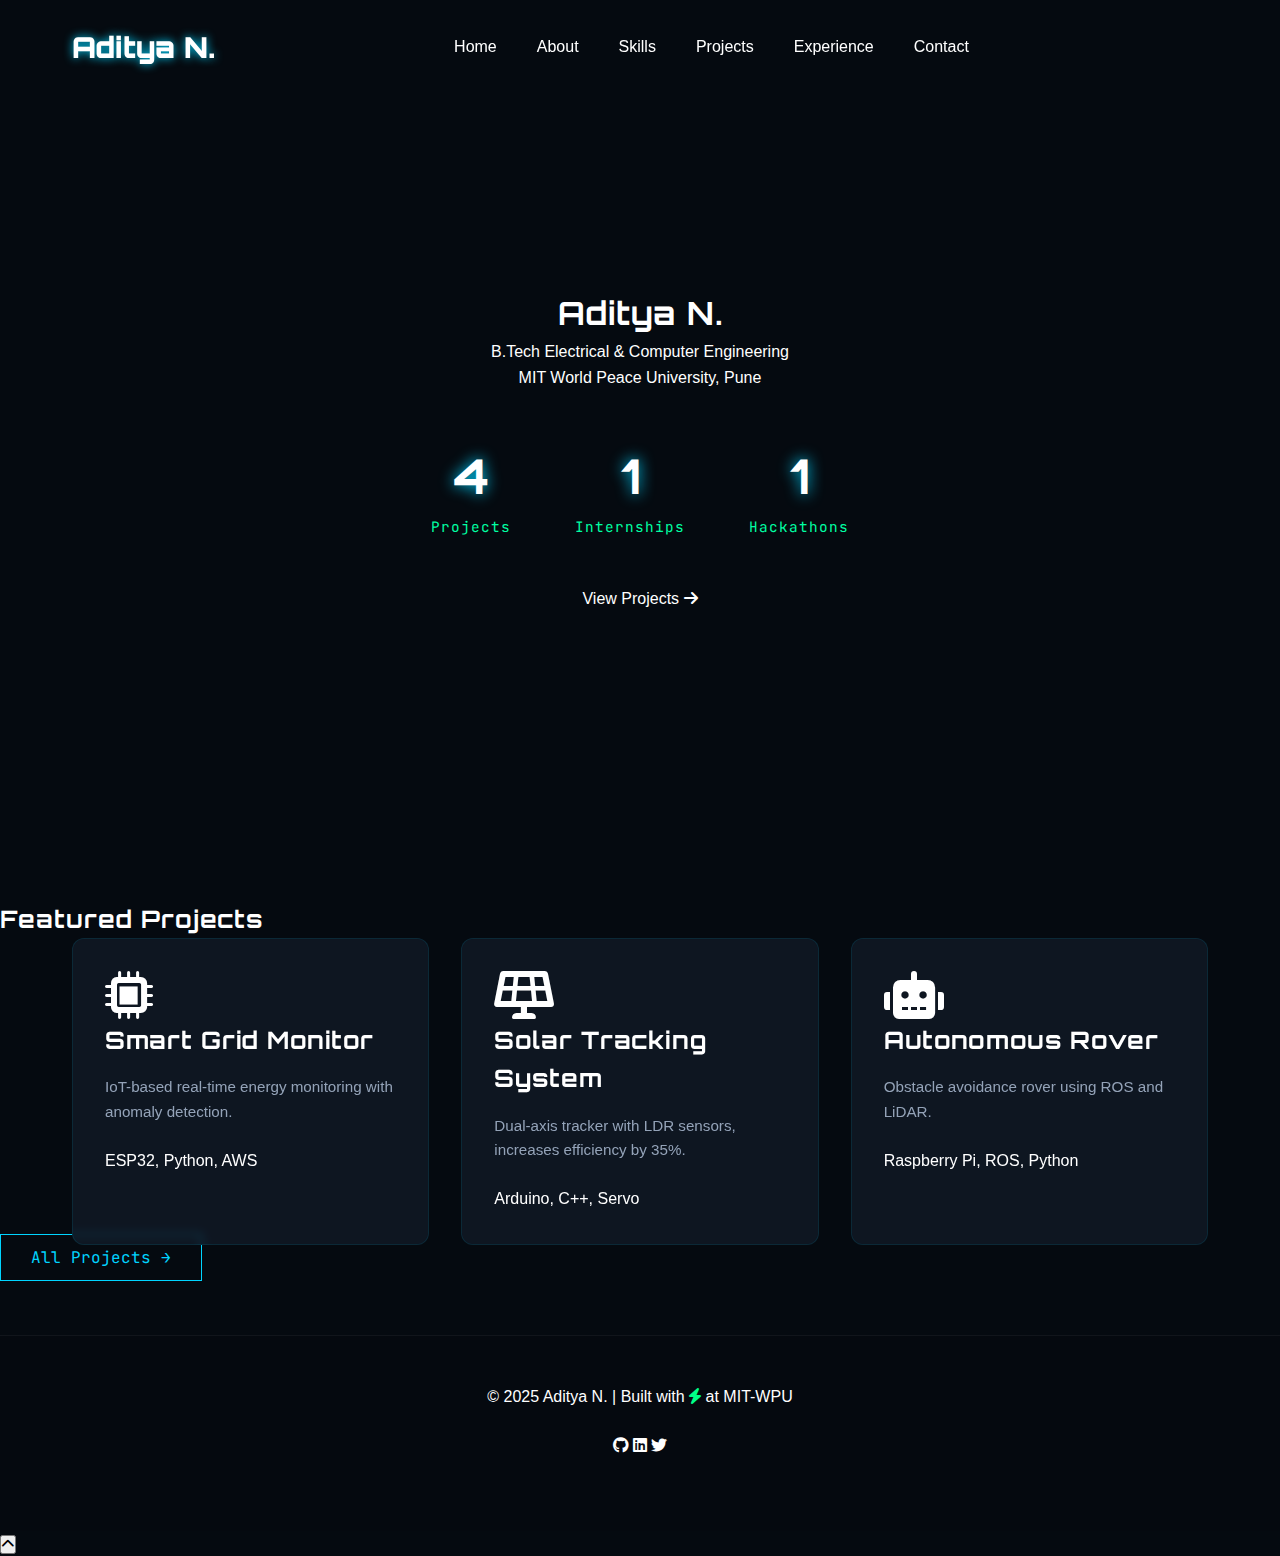
<file: index.html>
<!DOCTYPE html>
<html lang="en">
<head>
    <meta charset="UTF-8">
    <meta name="viewport" content="width=device-width, initial-scale=1.0">
    <title>Aditya N. - Electrical & Computer Eng.</title>
    <!-- Fonts & Icons -->
    <link href="https://fonts.googleapis.com/css2?family=Orbitron:wght@400;700;900&family=JetBrains+Mono:wght@300;400;700&display=swap" rel="stylesheet">
    <link rel="stylesheet" href="https://cdnjs.cloudflare.com/ajax/libs/font-awesome/6.0.0-beta3/css/all.min.css">
    <link rel="stylesheet" href="css/style.css">
</head>
<body>
    <!-- Sticky Navigation -->
    <nav class="navbar">
        <div class="nav-container">
            <div class="logo">Aditya N.</div>
            <ul class="nav-menu" id="nav-menu">
                <li><a href="index.html" class="active">Home</a></li>
                <li><a href="about.html">About</a></li>
                <li><a href="skills.html">Skills</a></li>
                <li><a href="projects.html">Projects</a></li>
                <li><a href="experience.html">Experience</a></li>
                <li><a href="contact.html">Contact</a></li>
            </ul>
            <div class="hamburger" id="hamburger">
                <span class="bar"></span>
                <span class="bar"></span>
                <span class="bar"></span>
            </div>
        </div>
    </nav>

    <!-- Hero Section -->
    <section class="hero">
        <div class="circuit-bg"></div>
        <div class="hero-content">
            <h1 class="glitch" data-text="Aditya N.">Aditya N.</h1>
            <p class="subtitle">B.Tech Electrical & Computer Engineering</p>
            <p class="college">MIT World Peace University, Pune</p>
            <div class="hero-stats">
                <div class="stat-item">
                    <span class="stat-number" id="stat-projects">0</span>
                    <span class="stat-label">Projects</span>
                </div>
                <div class="stat-item">
                    <span class="stat-number" id="stat-internships">0</span>
                    <span class="stat-label">Internships</span>
                </div>
                <div class="stat-item">
                    <span class="stat-number" id="stat-hackathons">0</span>
                    <span class="stat-label">Hackathons</span>
                </div>
            </div>
            <a href="projects.html" class="btn-primary">View Projects <i class="fas fa-arrow-right"></i></a>
        </div>
    </section>

    <!-- Featured Projects Preview -->
    <section class="featured">
        <h2>Featured Projects</h2>
        <div class="project-grid">
            <div class="project-card">
                <i class="fas fa-microchip fa-3x"></i>
                <h3>Smart Grid Monitor</h3>
                <p>IoT-based real-time energy monitoring with anomaly detection.</p>
                <span class="tech">ESP32, Python, AWS</span>
            </div>
            <div class="project-card">
                <i class="fas fa-solar-panel fa-3x"></i>
                <h3>Solar Tracking System</h3>
                <p>Dual-axis tracker with LDR sensors, increases efficiency by 35%.</p>
                <span class="tech">Arduino, C++, Servo</span>
            </div>
            <div class="project-card">
                <i class="fas fa-robot fa-3x"></i>
                <h3>Autonomous Rover</h3>
                <p>Obstacle avoidance rover using ROS and LiDAR.</p>
                <span class="tech">Raspberry Pi, ROS, Python</span>
            </div>
        </div>
        <a href="projects.html" class="btn-secondary">All Projects →</a>
    </section>

    <!-- Footer -->
    <footer>
        <p>© 2025 Aditya N. | Built with <i class="fas fa-bolt" style="color: #00ff88;"></i> at MIT-WPU</p>
        <div class="social-links">
            <a href="#"><i class="fab fa-github"></i></a>
            <a href="#"><i class="fab fa-linkedin"></i></a>
            <a href="#"><i class="fab fa-twitter"></i></a>
        </div>
    </footer>

    <!-- Back to Top -->
    <button id="back-to-top" title="Go to top"><i class="fas fa-chevron-up"></i></button>

    <script src="js/script.js"></script>
</body>
</html>
</file>
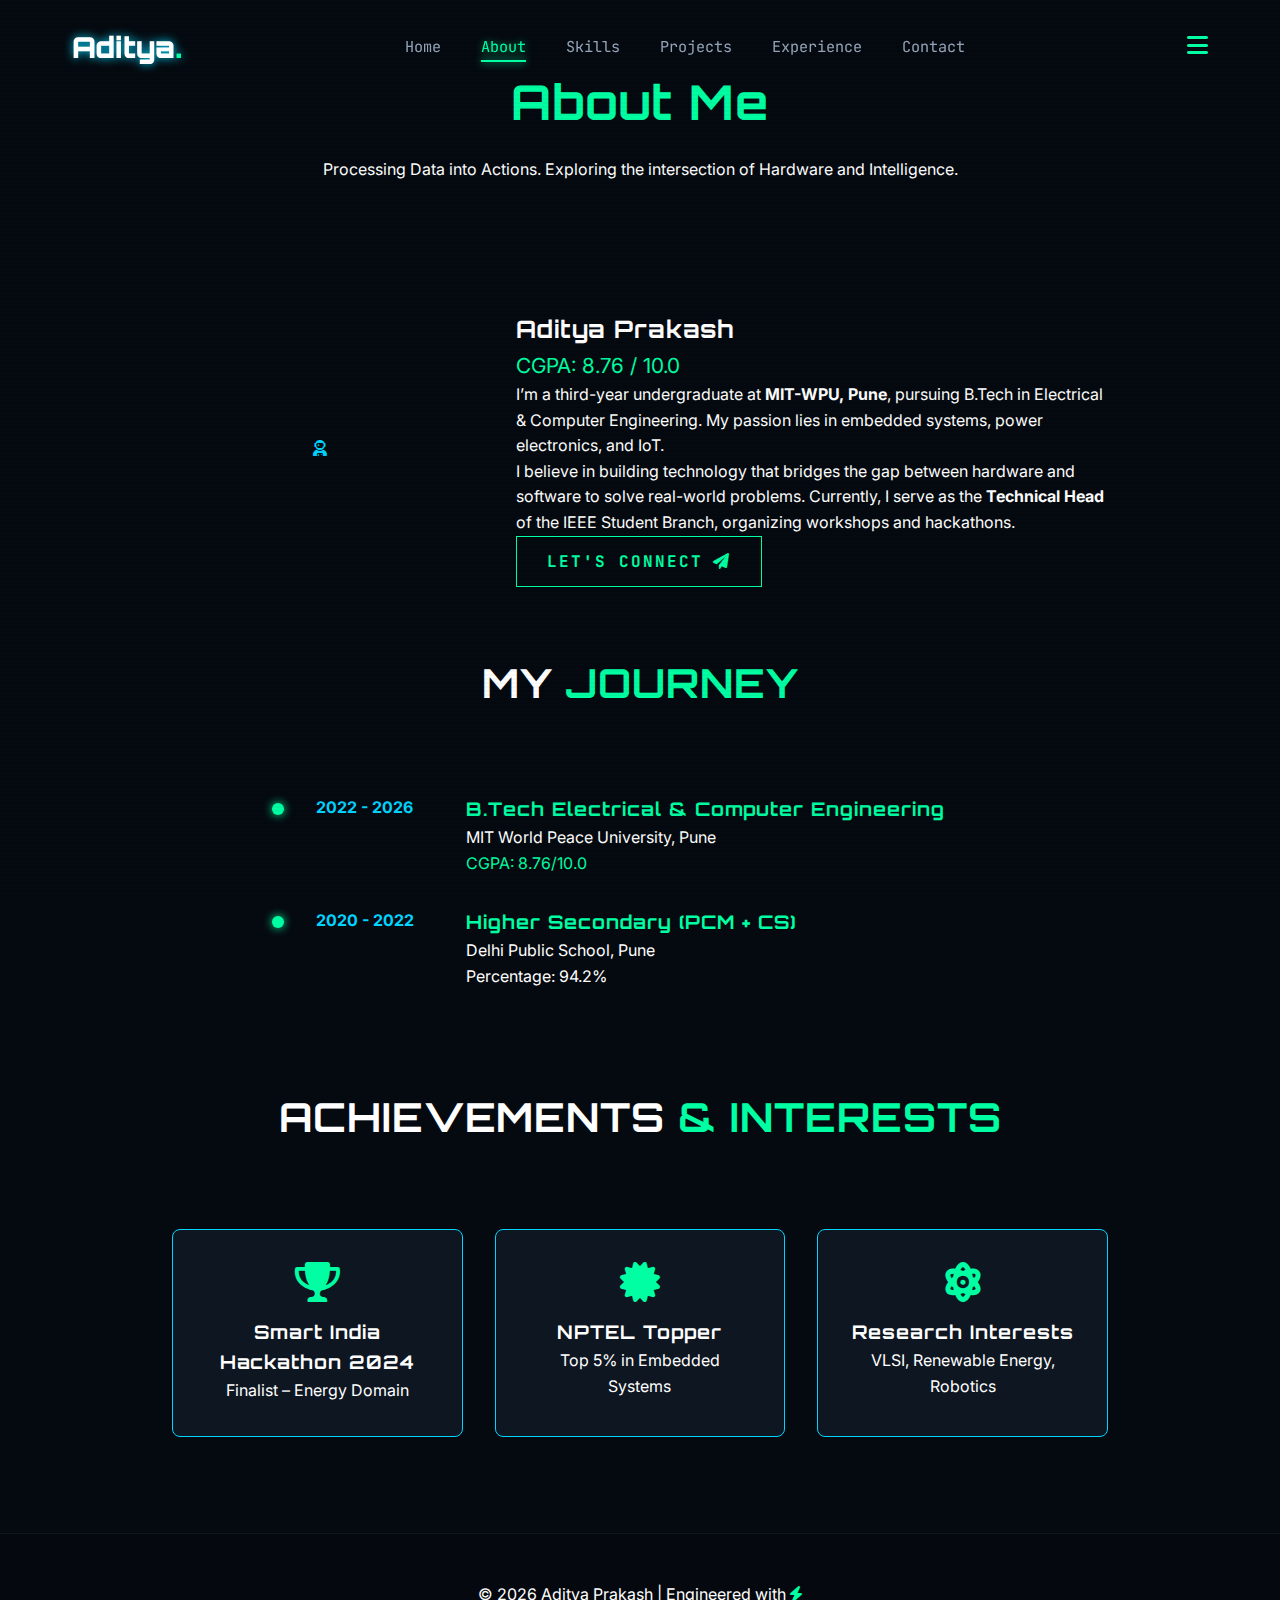
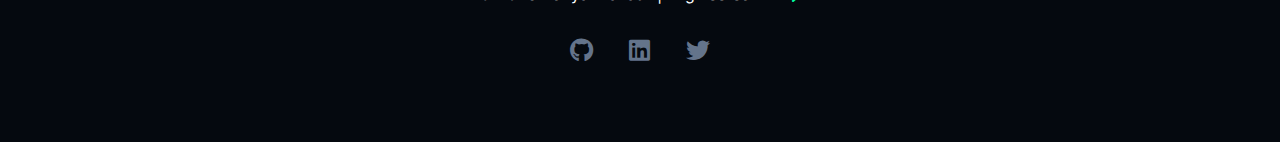
<file: about.html>
﻿<!DOCTYPE html>
<html lang="en">

<head>
    <meta charset="UTF-8">
    <meta name="viewport" content="width=device-width, initial-scale=1.0">
    <title>About Me | Aditya Prakash</title>
    <!-- Fonts & Icons -->
    <link rel="preconnect" href="https://fonts.googleapis.com">
    <link rel="preconnect" href="https://fonts.gstatic.com" crossorigin>
    <link
        href="https://fonts.googleapis.com/css2?family=Inter:wght@300;400;600&family=JetBrains+Mono:wght@400;700&family=Orbitron:wght@500;700;900&display=swap"
        rel="stylesheet">
    <link rel="stylesheet" href="https://cdnjs.cloudflare.com/ajax/libs/font-awesome/6.0.0-beta3/css/all.min.css">
    <link rel="stylesheet" href="css/style.css">
    <link rel="stylesheet" href="css/about.css">
</head>

<body>
    <div class="scanlines"></div>
    <div class="glow-orb" style="top: 20%; left: -10%; background: var(--neon-purple);"></div>
    <div class="glow-orb" style="bottom: 20%; right: -10%; background: var(--neon-green);"></div>

    <!-- Navigation -->
    <nav class="navbar" id="navbar">
        <div class="nav-container">
            <a href="index.html" class="logo">Aditya<span style="color:var(--neon-green)">.</span></a>
            <ul class="nav-menu" id="nav-menu">
                <li><a href="index.html" class="nav-link">Home</a></li>
                <li><a href="about.html" class="nav-link active">About</a></li>
                <li><a href="skills.html" class="nav-link">Skills</a></li>
                <li><a href="projects.html" class="nav-link">Projects</a></li>
                <li><a href="experience.html" class="nav-link">Experience</a></li>
                <li><a href="contact.html" class="nav-link">Contact</a></li>
            </ul>
            <div class="hamburger" id="hamburger">
                <i class="fas fa-bars" style="color: var(--neon-green); font-size: 1.5rem;"></i>
            </div>
        </div>
    </nav>

    <!-- About Hero -->
    <section class="about-hero">
        <!-- <div class="circuit-bg"></div> Removed old bg, using global grid/orb -->
        <h1>About Me</h1>
        <p class="lead">Processing Data into Actions. Exploring the intersection of Hardware and Intelligence.</p>
    </section>

    <!-- Profile Section -->
    <section class="profile">
        <div class="profile-grid">
            <div class="profile-img-container">
                <div class="profile-img">
                    <i class="fas fa-user-astronaut"></i>
                </div>
            </div>
            <div class="profile-bio">
                <h2>Aditya Prakash</h2>
                <span class="cgpa">CGPA: 8.76 / 10.0</span>
                <div class="bio-text">
                    <p>I’m a third-year undergraduate at <strong>MIT-WPU, Pune</strong>, pursuing B.Tech in Electrical &
                        Computer Engineering. My passion lies in embedded systems, power electronics, and IoT.</p>
                    <p>I believe in building technology that bridges the gap between hardware and software to solve
                        real-world problems. Currently, I serve as the <strong>Technical Head</strong> of the IEEE
                        Student Branch, organizing workshops and hackathons.</p>
                </div>
                <a href="contact.html" class="btn-cyber">Let's Connect <i class="fas fa-paper-plane"></i></a>
            </div>
        </div>
    </section>

    <!-- Education Timeline -->
    <section class="education">
        <h2 class="section-title">My <span>Journey</span></h2>
        <div class="timeline">
            <div class="timeline-item">
                <div class="timeline-dot"></div>
                <div class="timeline-date">2022 - 2026</div>
                <div class="timeline-content">
                    <h3>B.Tech Electrical & Computer Engineering</h3>
                    <p>MIT World Peace University, Pune</p>
                    <p style="color: var(--neon-green)">CGPA: 8.76/10.0</p>
                </div>
            </div>
            <div class="timeline-item">
                <div class="timeline-dot"></div>
                <div class="timeline-date">2020 - 2022</div>
                <div class="timeline-content">
                    <h3>Higher Secondary (PCM + CS)</h3>
                    <p>Delhi Public School, Pune</p>
                    <p>Percentage: 94.2%</p>
                </div>
            </div>
        </div>
    </section>

    <!-- Achievements & Interests -->
    <section class="achievements">
        <h2 class="section-title">Achievements <span>& Interests</span></h2>
        <div class="achievements-grid">
            <div class="achievement-card">
                <i class="fas fa-trophy"></i>
                <h3>Smart India Hackathon 2024</h3>
                <p>Finalist – Energy Domain</p>
            </div>
            <div class="achievement-card">
                <i class="fas fa-certificate"></i>
                <h3>NPTEL Topper</h3>
                <p>Top 5% in Embedded Systems</p>
            </div>
            <div class="achievement-card">
                <i class="fas fa-atom"></i>
                <h3>Research Interests</h3>
                <p>VLSI, Renewable Energy, Robotics</p>
            </div>
        </div>
    </section>

    <!-- Footer -->
    <footer>
        <p>© 2026 Aditya Prakash | Engineered with <i class="fas fa-bolt" style="color: var(--neon-green);"></i></p>
        <div class="social-links">
            <a href="#" class="social-icon"><i class="fab fa-github"></i></a>
            <a href="#" class="social-icon"><i class="fab fa-linkedin"></i></a>
            <a href="#" class="social-icon"><i class="fab fa-twitter"></i></a>
        </div>
    </footer>

    <script src="js/script.js"></script>
    <script>
        // Navbar Scroll Effect
        window.addEventListener('scroll', () => {
            const nav = document.getElementById('navbar');
            if (window.scrollY > 50) {
                nav.classList.add('scrolled');
            } else {
                nav.classList.remove('scrolled');
            }
        });
    </script>
</body>

</html>
</file>
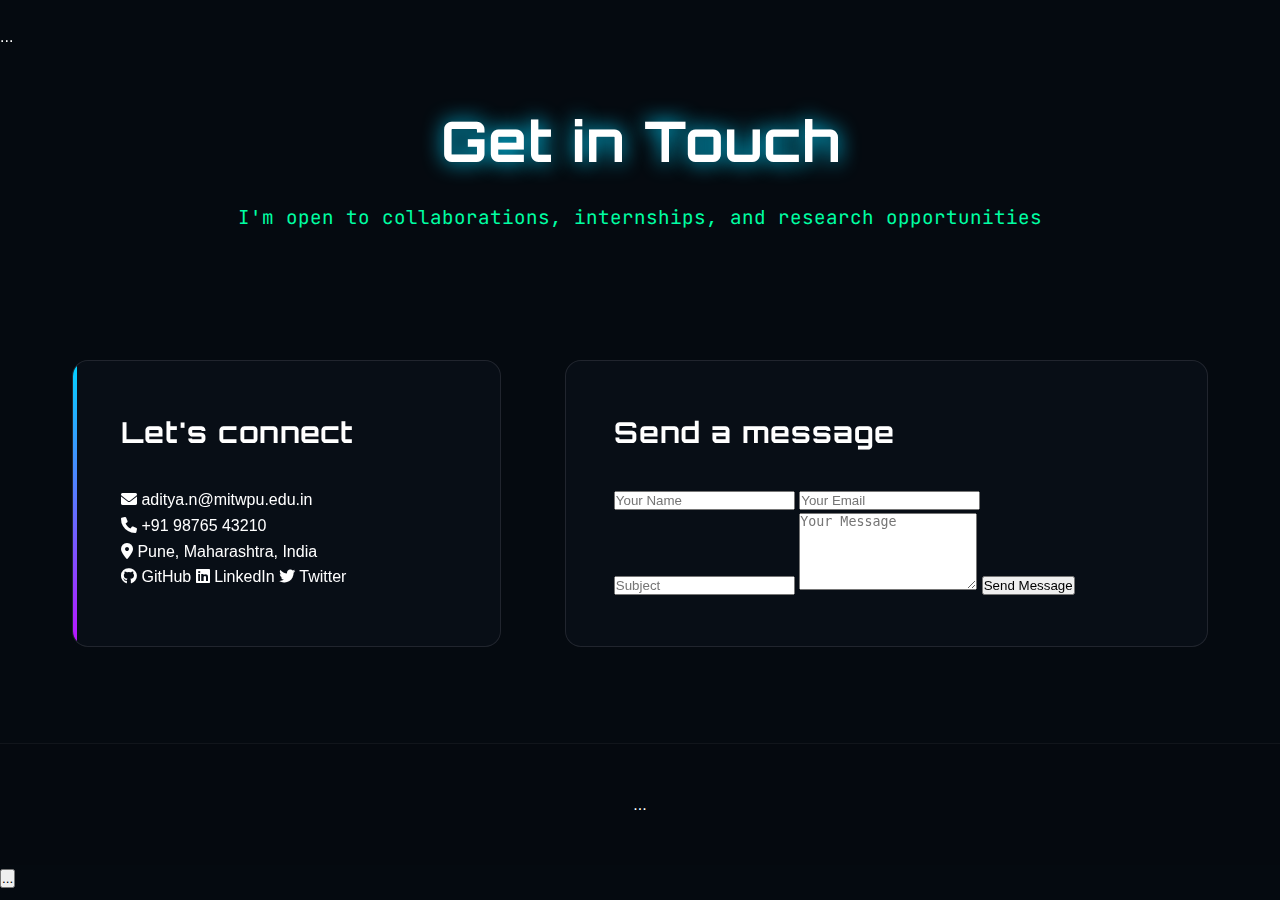
<file: contact.html>
<!DOCTYPE html>
<html lang="en">
<head>
    <meta charset="UTF-8">
    <meta name="viewport" content="width=device-width, initial-scale=1.0">
    <title>Contact - Aditya N.</title>
    <link href="https://fonts.googleapis.com/css2?family=Orbitron:wght@400;700;900&family=JetBrains+Mono:wght@300;400;700&display=swap" rel="stylesheet">
    <link rel="stylesheet" href="https://cdnjs.cloudflare.com/ajax/libs/font-awesome/6.0.0-beta3/css/all.min.css">
    <link rel="stylesheet" href="css/style.css">
    <link rel="stylesheet" href="css/contact.css">
</head>
<body>
    <nav class="navbar">...</nav>

    <section class="contact-hero">
        <div class="circuit-bg"></div>
        <h1>Get in Touch</h1>
        <p>I'm open to collaborations, internships, and research opportunities</p>
    </section>

    <section class="contact-grid">
        <div class="contact-info">
            <h2>Let's connect</h2>
            <p><i class="fas fa-envelope"></i> aditya.n@mitwpu.edu.in</p>
            <p><i class="fas fa-phone"></i> +91 98765 43210</p>
            <p><i class="fas fa-map-marker-alt"></i> Pune, Maharashtra, India</p>
            <div class="social-links-large">
                <a href="#"><i class="fab fa-github"></i> GitHub</a>
                <a href="#"><i class="fab fa-linkedin"></i> LinkedIn</a>
                <a href="#"><i class="fab fa-twitter"></i> Twitter</a>
            </div>
        </div>

        <div class="contact-form">
            <h2>Send a message</h2>
            <form id="contactForm">
                <input type="text" id="name" placeholder="Your Name" required>
                <input type="email" id="email" placeholder="Your Email" required>
                <input type="text" id="subject" placeholder="Subject">
                <textarea id="message" placeholder="Your Message" rows="5" required></textarea>
                <button type="submit" class="btn-primary">Send Message</button>
                <p id="form-feedback" style="display:none;"></p>
            </form>
        </div>
    </section>

    <footer>...</footer>
    <button id="back-to-top">...</button>
    <script src="js/script.js"></script>
    <script src="js/contact.js"></script>
</body>
</html>
</file>
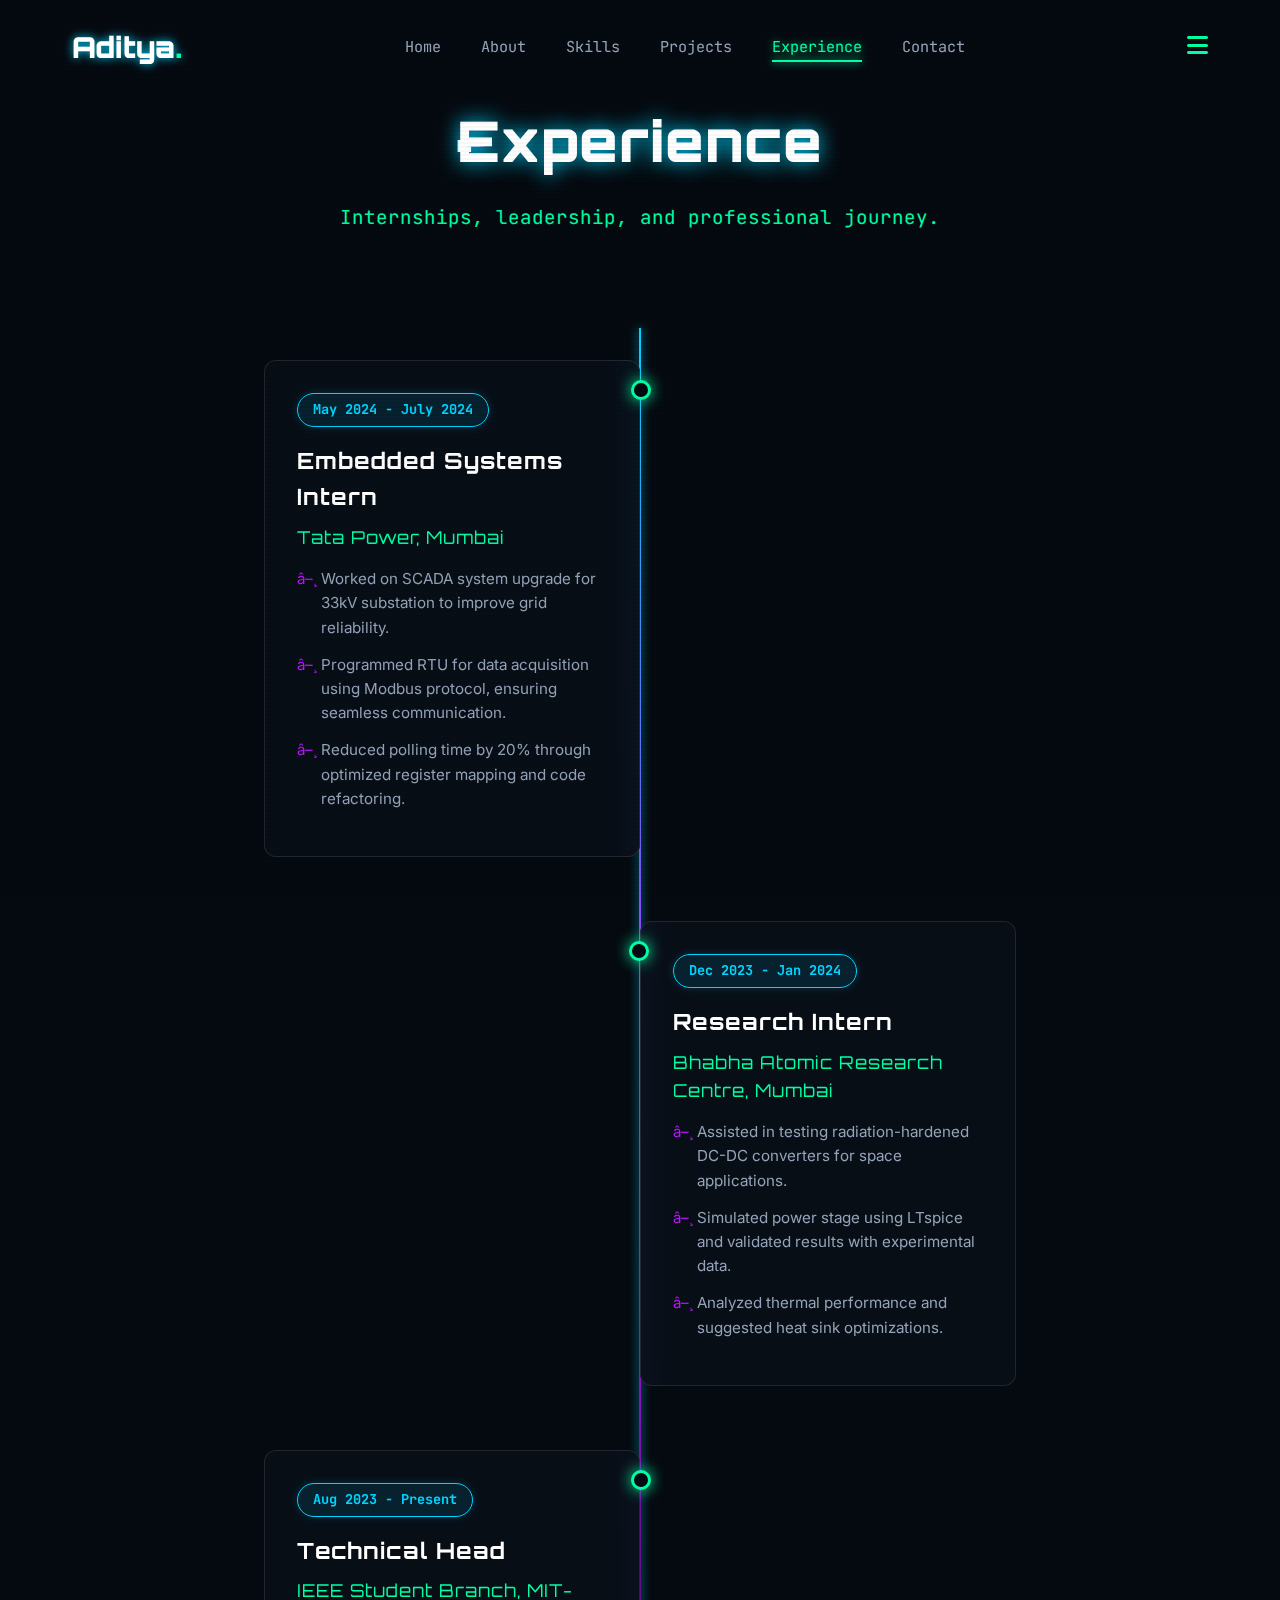
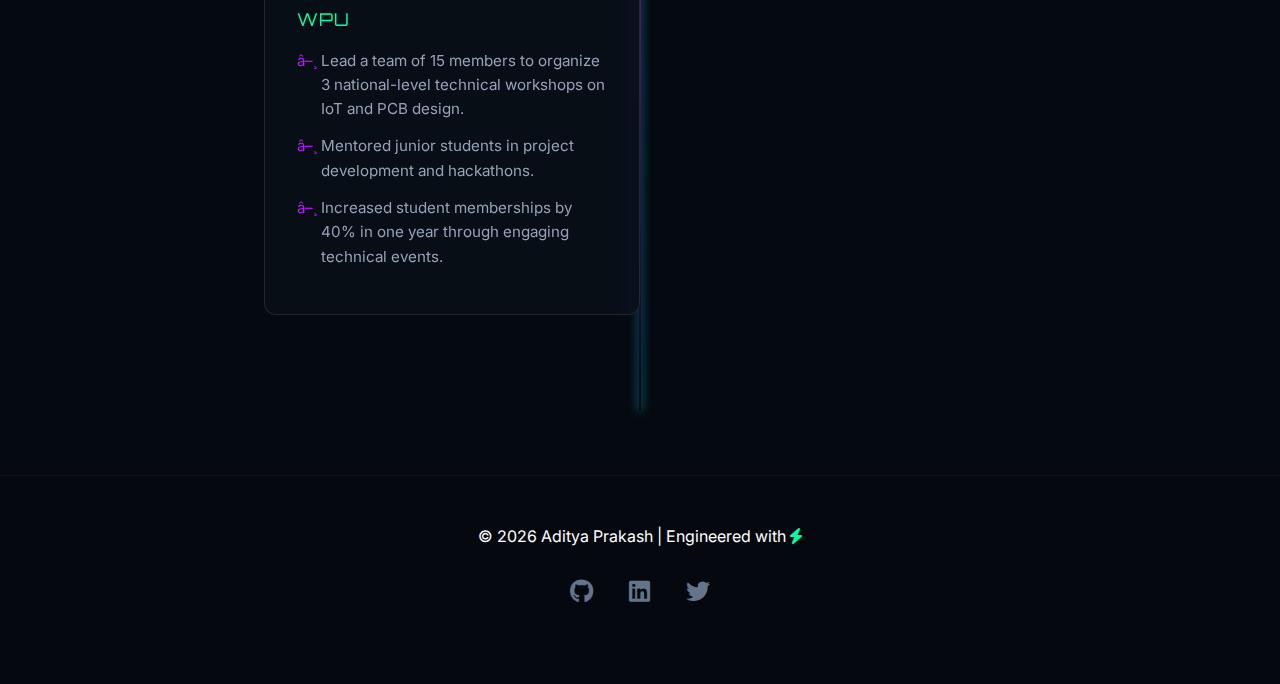
<file: experience.html>
﻿<!DOCTYPE html>
<html lang="en">

<head>
    <meta charset="UTF-8">
    <meta name="viewport" content="width=device-width, initial-scale=1.0">
    <title>Experience | Aditya Prakash</title>
    <!-- Fonts & Icons -->
    <link rel="preconnect" href="https://fonts.googleapis.com">
    <link rel="preconnect" href="https://fonts.gstatic.com" crossorigin>
    <link
        href="https://fonts.googleapis.com/css2?family=Inter:wght@300;400;600&family=JetBrains+Mono:wght@400;700&family=Orbitron:wght@500;700;900&display=swap"
        rel="stylesheet">
    <link rel="stylesheet" href="https://cdnjs.cloudflare.com/ajax/libs/font-awesome/6.0.0-beta3/css/all.min.css">
    <link rel="stylesheet" href="css/style.css">
    <link rel="stylesheet" href="css/experience.css">
</head>

<body>
    <div class="scanlines"></div>
    <div class="glow-orb" style="top: 15%; left: 5%; background: var(--neon-purple);"></div>
    <div class="glow-orb" style="bottom: 25%; right: 5%; background: var(--neon-green);"></div>

    <!-- Navigation -->
    <nav class="navbar" id="navbar">
        <div class="nav-container">
            <a href="index.html" class="logo">Aditya<span style="color:var(--neon-green)">.</span></a>
            <ul class="nav-menu" id="nav-menu">
                <li><a href="index.html" class="nav-link">Home</a></li>
                <li><a href="about.html" class="nav-link">About</a></li>
                <li><a href="skills.html" class="nav-link">Skills</a></li>
                <li><a href="projects.html" class="nav-link">Projects</a></li>
                <li><a href="experience.html" class="nav-link active">Experience</a></li>
                <li><a href="contact.html" class="nav-link">Contact</a></li>
            </ul>
            <div class="hamburger" id="hamburger">
                <i class="fas fa-bars" style="color: var(--neon-green); font-size: 1.5rem;"></i>
            </div>
        </div>
    </nav>

    <!-- Experience Hero -->
    <section class="exp-hero">
        <h1 class="glitch-text" data-text="Experience">Experience</h1>
        <p>Internships, leadership, and professional journey.</p>
    </section>

    <!-- Timeline Section -->
    <section class="timeline">
        <!-- Item 1 -->
        <div class="timeline-item">
            <div class="timeline-dot"></div>
            <div class="timeline-content">
                <span class="timeline-date">May 2024 - July 2024</span>
                <h3>Embedded Systems Intern</h3>
                <h4>Tata Power, Mumbai</h4>
                <ul>
                    <li>Worked on SCADA system upgrade for 33kV substation to improve grid reliability.</li>
                    <li>Programmed RTU for data acquisition using Modbus protocol, ensuring seamless communication.</li>
                    <li>Reduced polling time by 20% through optimized register mapping and code refactoring.</li>
                </ul>
            </div>
        </div>

        <!-- Item 2 -->
        <div class="timeline-item">
            <div class="timeline-dot"></div>
            <div class="timeline-content">
                <span class="timeline-date">Dec 2023 - Jan 2024</span>
                <h3>Research Intern</h3>
                <h4>Bhabha Atomic Research Centre, Mumbai</h4>
                <ul>
                    <li>Assisted in testing radiation-hardened DC-DC converters for space applications.</li>
                    <li>Simulated power stage using LTspice and validated results with experimental data.</li>
                    <li>Analyzed thermal performance and suggested heat sink optimizations.</li>
                </ul>
            </div>
        </div>

        <!-- Item 3 -->
        <div class="timeline-item">
            <div class="timeline-dot"></div>
            <div class="timeline-content">
                <span class="timeline-date">Aug 2023 - Present</span>
                <h3>Technical Head</h3>
                <h4>IEEE Student Branch, MIT-WPU</h4>
                <ul>
                    <li>Lead a team of 15 members to organize 3 national-level technical workshops on IoT and PCB
                        design.</li>
                    <li>Mentored junior students in project development and hackathons.</li>
                    <li>Increased student memberships by 40% in one year through engaging technical events.</li>
                </ul>
            </div>
        </div>
    </section>

    <!-- Footer -->
    <footer>
        <p>© 2026 Aditya Prakash | Engineered with <i class="fas fa-bolt" style="color: var(--neon-green);"></i></p>
        <div class="social-links">
            <a href="#" class="social-icon"><i class="fab fa-github"></i></a>
            <a href="#" class="social-icon"><i class="fab fa-linkedin"></i></a>
            <a href="#" class="social-icon"><i class="fab fa-twitter"></i></a>
        </div>
    </footer>

    <script src="js/script.js"></script>
    <script>
        // Navbar Scroll Effect
        window.addEventListener('scroll', () => {
            const nav = document.getElementById('navbar');
            if (window.scrollY > 50) {
                nav.classList.add('scrolled');
            } else {
                nav.classList.remove('scrolled');
            }
        });
    </script>
</body>

</html>
</file>
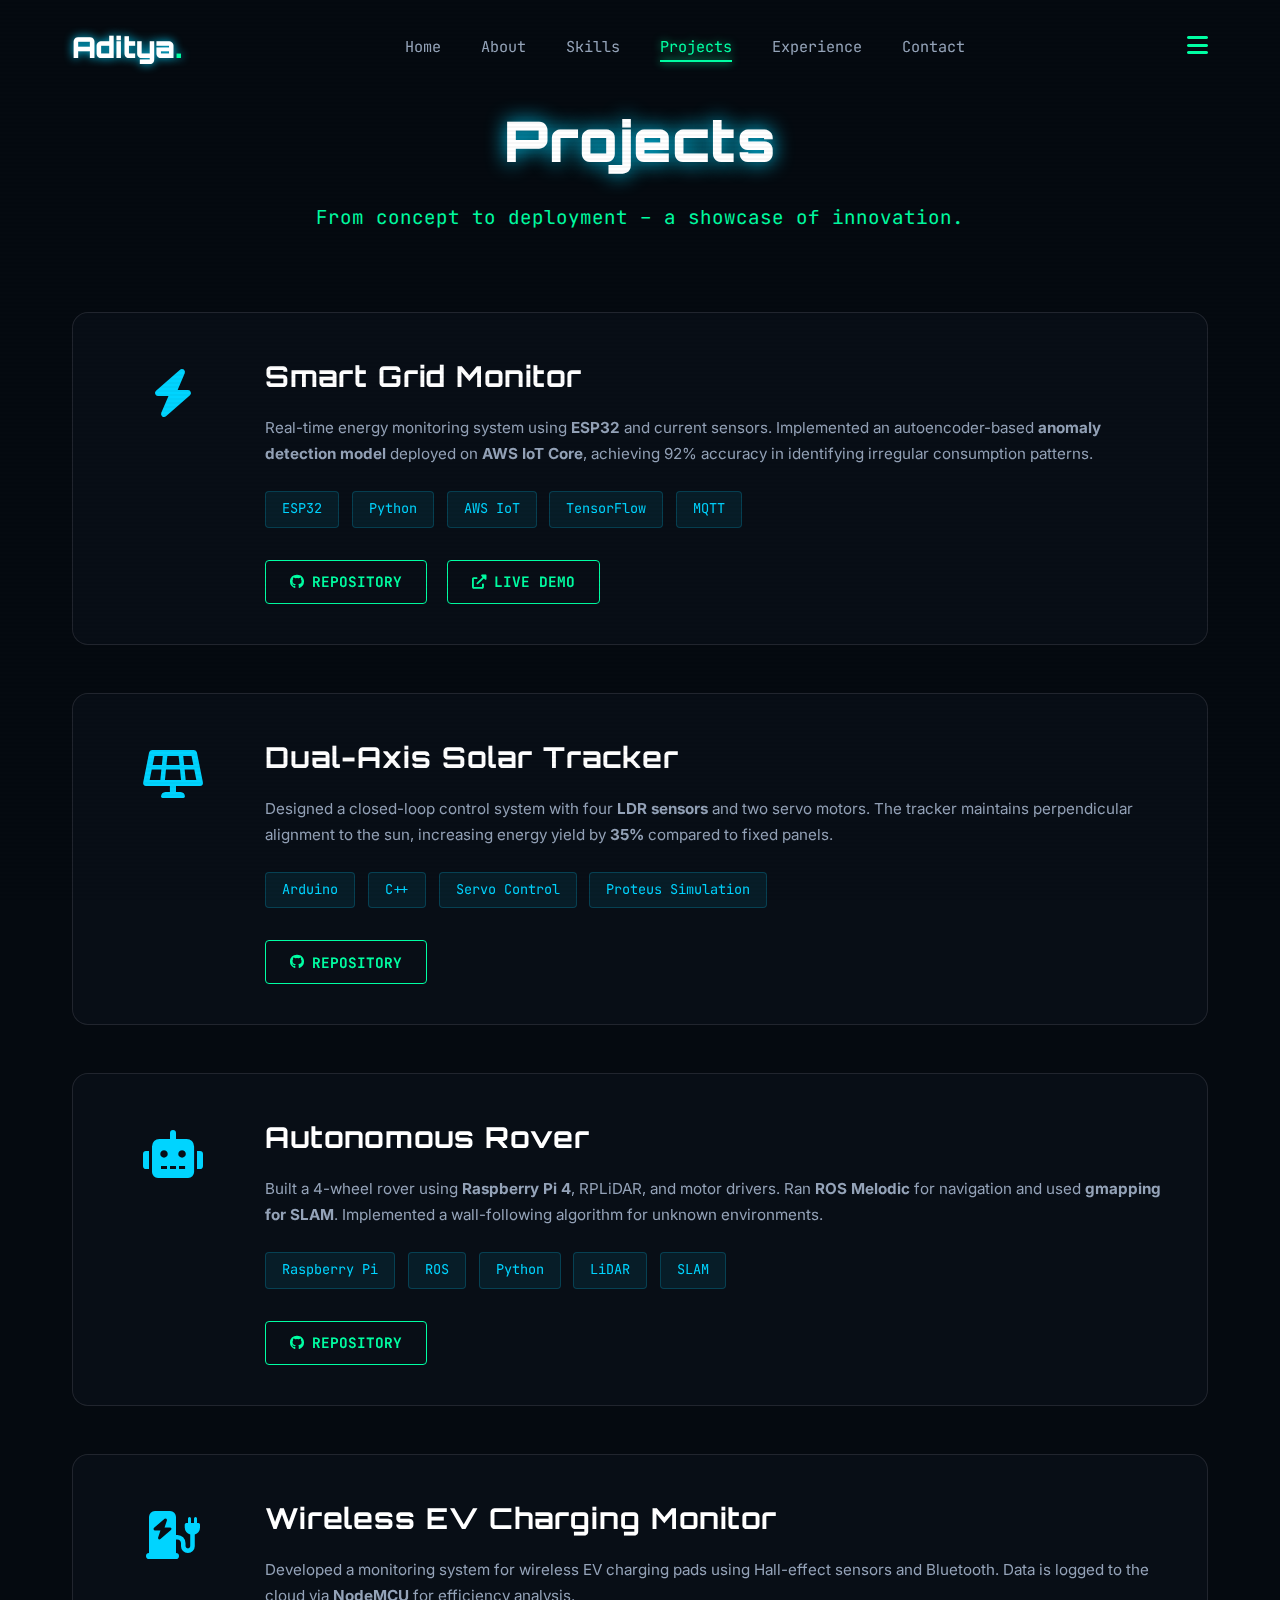
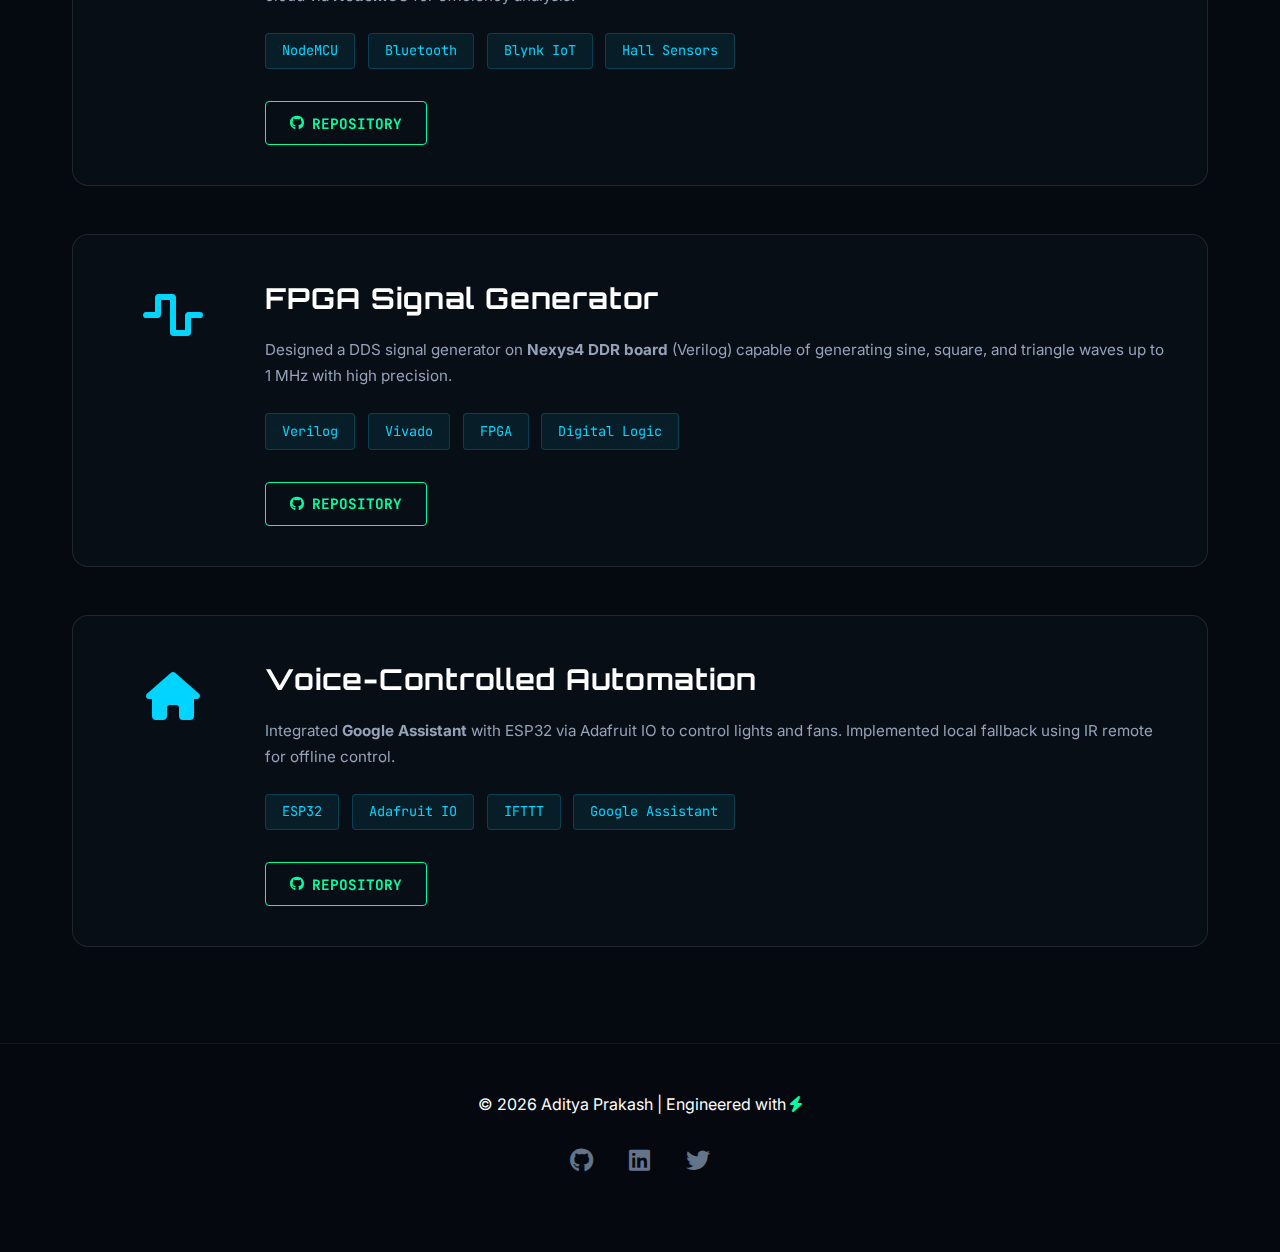
<file: projects.html>
﻿<!DOCTYPE html>
<html lang="en">

<head>
    <meta charset="UTF-8">
    <meta name="viewport" content="width=device-width, initial-scale=1.0">
    <title>Projects | Aditya Prakash</title>
    <!-- Fonts & Icons -->
    <link rel="preconnect" href="https://fonts.googleapis.com">
    <link rel="preconnect" href="https://fonts.gstatic.com" crossorigin>
    <link
        href="https://fonts.googleapis.com/css2?family=Inter:wght@300;400;600&family=JetBrains+Mono:wght@400;700&family=Orbitron:wght@500;700;900&display=swap"
        rel="stylesheet">
    <link rel="stylesheet" href="https://cdnjs.cloudflare.com/ajax/libs/font-awesome/6.0.0-beta3/css/all.min.css">
    <link rel="stylesheet" href="css/style.css">
    <link rel="stylesheet" href="css/projects.css">
</head>

<body>
    <div class="scanlines"></div>
    <div class="glow-orb" style="top: -10%; left: 30%; background: var(--neon-blue);"></div>
    <div class="glow-orb" style="bottom: 10%; right: 10%; background: var(--neon-purple);"></div>

    <!-- Navigation -->
    <nav class="navbar" id="navbar">
        <div class="nav-container">
            <a href="index.html" class="logo">Aditya<span style="color:var(--neon-green)">.</span></a>
            <ul class="nav-menu" id="nav-menu">
                <li><a href="index.html" class="nav-link">Home</a></li>
                <li><a href="about.html" class="nav-link">About</a></li>
                <li><a href="skills.html" class="nav-link">Skills</a></li>
                <li><a href="projects.html" class="nav-link active">Projects</a></li>
                <li><a href="experience.html" class="nav-link">Experience</a></li>
                <li><a href="contact.html" class="nav-link">Contact</a></li>
            </ul>
            <div class="hamburger" id="hamburger">
                <i class="fas fa-bars" style="color: var(--neon-green); font-size: 1.5rem;"></i>
            </div>
        </div>
    </nav>

    <!-- Projects Hero -->
    <section class="projects-hero">
        <h1 class="glitch-text" data-text="Projects">Projects</h1>
        <p>From concept to deployment – a showcase of innovation.</p>
    </section>

    <!-- Projects Grid -->
    <section class="projects-grid">
        <!-- Project 1 -->
        <div class="project-card detailed">
            <div class="project-icon"><i class="fas fa-bolt"></i></div>
            <div class="project-info">
                <h3>Smart Grid Monitor</h3>
                <p class="project-desc">Real-time energy monitoring system using <strong>ESP32</strong> and current
                    sensors. Implemented an autoencoder-based <strong>anomaly detection model</strong> deployed on
                    <strong>AWS IoT Core</strong>, achieving 92% accuracy in identifying irregular consumption patterns.
                </p>
                <div class="project-tech">
                    <span>ESP32</span>
                    <span>Python</span>
                    <span>AWS IoT</span>
                    <span>TensorFlow</span>
                    <span>MQTT</span>
                </div>
                <a href="#" class="btn-small"><i class="fab fa-github"></i> Repository</a>
                <a href="#" class="btn-small"><i class="fas fa-external-link-alt"></i> Live Demo</a>
            </div>
        </div>

        <!-- Project 2 -->
        <div class="project-card detailed">
            <div class="project-icon"><i class="fas fa-solar-panel"></i></div>
            <div class="project-info">
                <h3>Dual-Axis Solar Tracker</h3>
                <p class="project-desc">Designed a closed-loop control system with four <strong>LDR sensors</strong> and
                    two servo motors. The tracker maintains perpendicular alignment to the sun, increasing energy yield
                    by <strong>35%</strong> compared to fixed panels.</p>
                <div class="project-tech">
                    <span>Arduino</span>
                    <span>C++</span>
                    <span>Servo Control</span>
                    <span>Proteus Simulation</span>
                </div>
                <a href="#" class="btn-small"><i class="fab fa-github"></i> Repository</a>
            </div>
        </div>

        <!-- Project 3 -->
        <div class="project-card detailed">
            <div class="project-icon"><i class="fas fa-robot"></i></div>
            <div class="project-info">
                <h3>Autonomous Rover</h3>
                <p class="project-desc">Built a 4-wheel rover using <strong>Raspberry Pi 4</strong>, RPLiDAR, and motor
                    drivers. Ran <strong>ROS Melodic</strong> for navigation and used <strong>gmapping for
                        SLAM</strong>. Implemented a wall-following algorithm for unknown environments.</p>
                <div class="project-tech">
                    <span>Raspberry Pi</span>
                    <span>ROS</span>
                    <span>Python</span>
                    <span>LiDAR</span>
                    <span>SLAM</span>
                </div>
                <a href="#" class="btn-small"><i class="fab fa-github"></i> Repository</a>
            </div>
        </div>

        <!-- Project 4 -->
        <div class="project-card detailed">
            <div class="project-icon"><i class="fas fa-charging-station"></i></div>
            <div class="project-info">
                <h3>Wireless EV Charging Monitor</h3>
                <p class="project-desc">Developed a monitoring system for wireless EV charging pads using Hall-effect
                    sensors and Bluetooth. Data is logged to the cloud via <strong>NodeMCU</strong> for efficiency
                    analysis.</p>
                <div class="project-tech">
                    <span>NodeMCU</span>
                    <span>Bluetooth</span>
                    <span>Blynk IoT</span>
                    <span>Hall Sensors</span>
                </div>
                <a href="#" class="btn-small"><i class="fab fa-github"></i> Repository</a>
            </div>
        </div>

        <!-- Project 5 -->
        <div class="project-card detailed">
            <div class="project-icon"><i class="fas fa-wave-square"></i></div>
            <div class="project-info">
                <h3>FPGA Signal Generator</h3>
                <p class="project-desc">Designed a DDS signal generator on <strong>Nexys4 DDR board</strong> (Verilog)
                    capable of generating sine, square, and triangle waves up to 1 MHz with high precision.</p>
                <div class="project-tech">
                    <span>Verilog</span>
                    <span>Vivado</span>
                    <span>FPGA</span>
                    <span>Digital Logic</span>
                </div>
                <a href="#" class="btn-small"><i class="fab fa-github"></i> Repository</a>
            </div>
        </div>

        <!-- Project 6 -->
        <div class="project-card detailed">
            <div class="project-icon"><i class="fas fa-home"></i></div>
            <div class="project-info">
                <h3>Voice-Controlled Automation</h3>
                <p class="project-desc">Integrated <strong>Google Assistant</strong> with ESP32 via Adafruit IO to
                    control lights and fans. Implemented local fallback using IR remote for offline control.</p>
                <div class="project-tech">
                    <span>ESP32</span>
                    <span>Adafruit IO</span>
                    <span>IFTTT</span>
                    <span>Google Assistant</span>
                </div>
                <a href="#" class="btn-small"><i class="fab fa-github"></i> Repository</a>
            </div>
        </div>
    </section>

    <!-- Footer -->
    <footer>
        <p>© 2026 Aditya Prakash | Engineered with <i class="fas fa-bolt" style="color: var(--neon-green);"></i></p>
        <div class="social-links">
            <a href="#" class="social-icon"><i class="fab fa-github"></i></a>
            <a href="#" class="social-icon"><i class="fab fa-linkedin"></i></a>
            <a href="#" class="social-icon"><i class="fab fa-twitter"></i></a>
        </div>
    </footer>

    <script src="js/script.js"></script>
    <script>
        // Navbar Scroll Effect
        window.addEventListener('scroll', () => {
            const nav = document.getElementById('navbar');
            if (window.scrollY > 50) {
                nav.classList.add('scrolled');
            } else {
                nav.classList.remove('scrolled');
            }
        });
    </script>
</body>

</html>
</file>
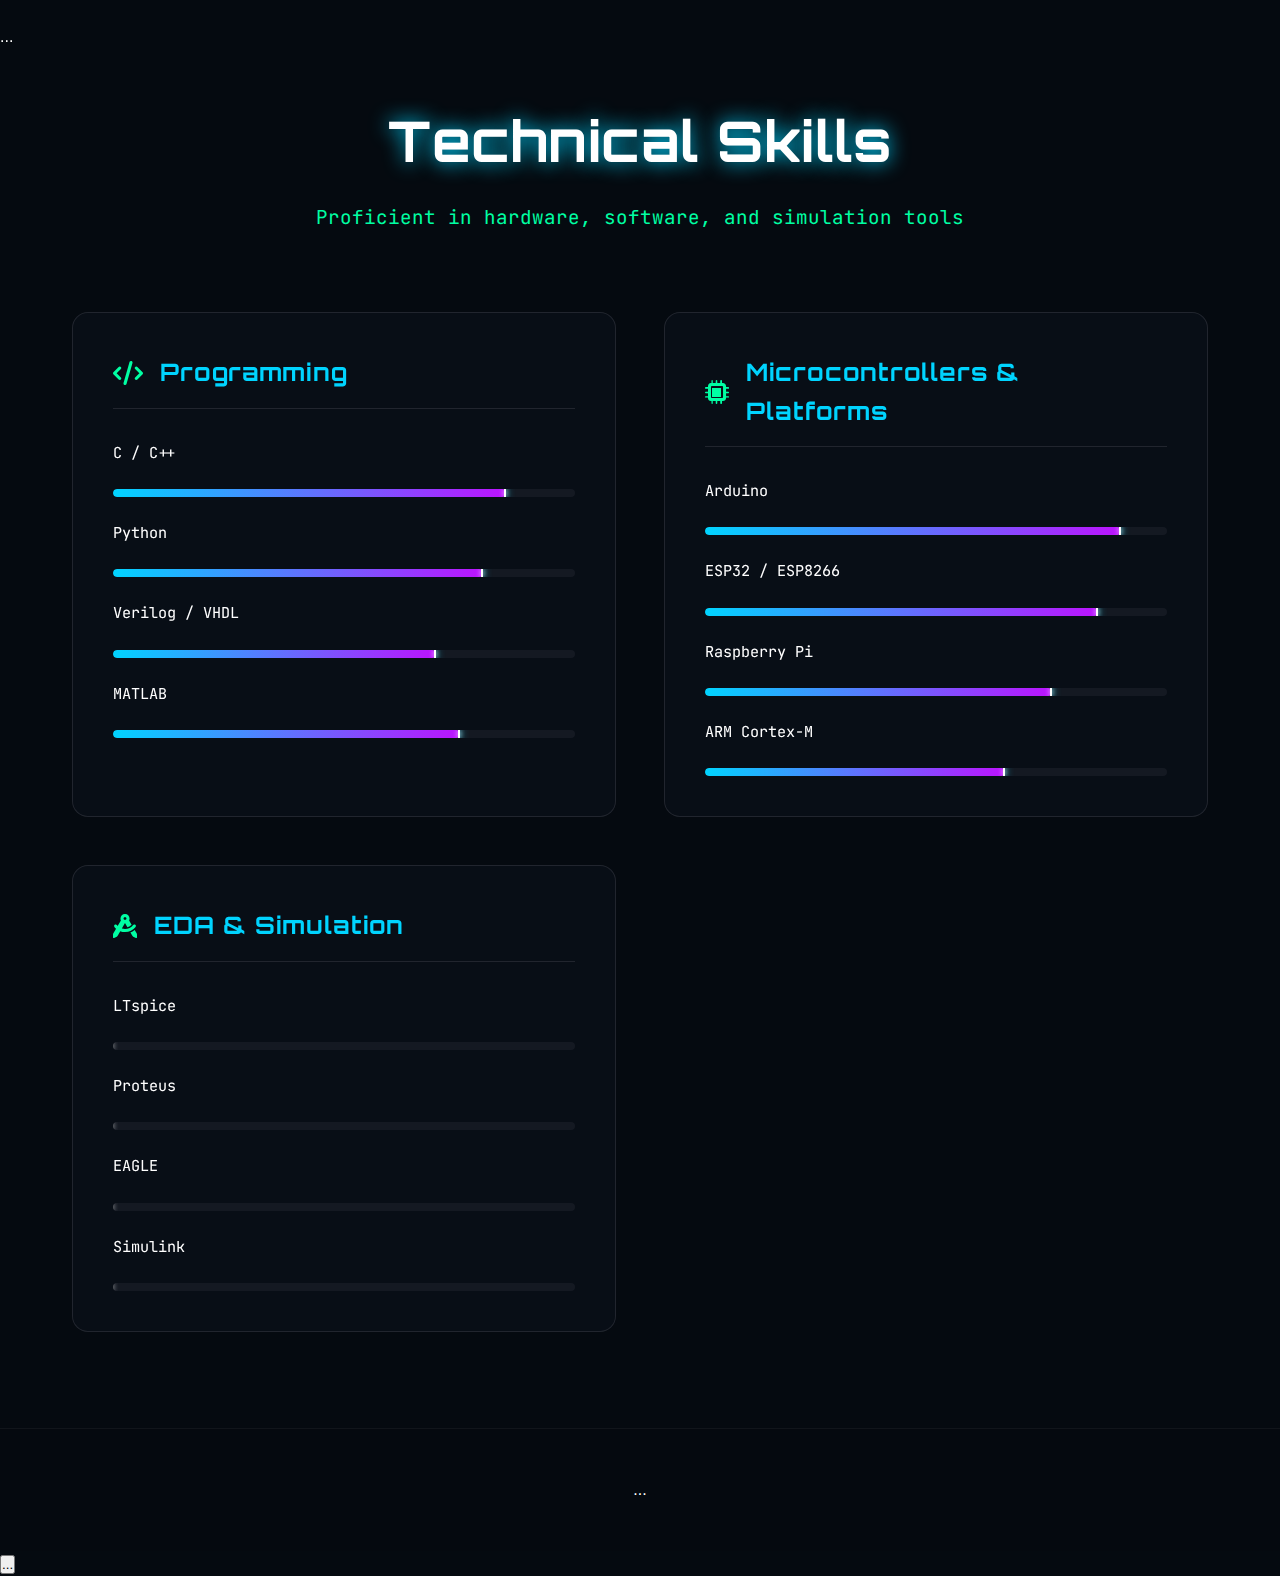
<file: skills.html>
﻿<!DOCTYPE html>
<html lang="en">
<head>
    <meta charset="UTF-8">
    <meta name="viewport" content="width=device-width, initial-scale=1.0">
    <title>Skills - Aditya Prakash.</title>
    <link href="https://fonts.googleapis.com/css2?family=Orbitron:wght@400;700;900&family=JetBrains+Mono:wght@300;400;700&display=swap" rel="stylesheet">
    <link rel="stylesheet" href="https://cdnjs.cloudflare.com/ajax/libs/font-awesome/6.0.0-beta3/css/all.min.css">
    <link rel="stylesheet" href="css/style.css">
    <link rel="stylesheet" href="css/skills.css">
</head>
<body>
    <nav class="navbar">...</nav>

    <section class="skills-hero">
        <div class="circuit-bg"></div>
        <h1>Technical Skills</h1>
        <p>Proficient in hardware, software, and simulation tools</p>
    </section>

    <section class="skills-categories">
        <!-- Programming Languages -->
        <div class="skill-category">
            <h2><i class="fas fa-code"></i> Programming</h2>
            <div class="skill-bar-container">
                <div class="skill-label">C / C++</div>
                <div class="progress-bar">
                    <div class="progress" data-percent="85"></div>
                </div>
                <div class="skill-label">Python</div>
                <div class="progress-bar">
                    <div class="progress" data-percent="80"></div>
                </div>
                <div class="skill-label">Verilog / VHDL</div>
                <div class="progress-bar">
                    <div class="progress" data-percent="70"></div>
                </div>
                <div class="skill-label">MATLAB</div>
                <div class="progress-bar">
                    <div class="progress" data-percent="75"></div>
                </div>
            </div>
        </div>

        <!-- Microcontrollers & Platforms -->
        <div class="skill-category">
            <h2><i class="fas fa-microchip"></i> Microcontrollers & Platforms</h2>
            <div class="skill-bar-container">
                <div class="skill-label">Arduino</div>
                <div class="progress-bar">
                    <div class="progress" data-percent="90"></div>
                </div>
                <div class="skill-label">ESP32 / ESP8266</div>
                <div class="progress-bar">
                    <div class="progress" data-percent="85"></div>
                </div>
                <div class="skill-label">Raspberry Pi</div>
                <div class="progress-bar">
                    <div class="progress" data-percent="75"></div>
                </div>
                <div class="skill-label">ARM Cortex-M</div>
                <div class="progress-bar">
                    <div class="progress" data-percent="65"></div>
                </div>
            </div>
        </div>

        <!-- EDA & Simulation -->
        <div class="skill-category">
            <h2><i class="fas fa-drafting-compass"></i> EDA & Simulation</h2>
            <div class="skill-bar-container">
                <div class="skill-label">LTspice</div>
                <div class="progress-bar">
                    <div class="progress" data-percent="80"></div>
                </div>
                <div class="skill-label">Proteus</div>
                <div class="progress-bar">
                    <div class="progress" data-percent="70"></div>
                </div>
                <div class="skill-label">EAGLE</div>
                <div class="progress-bar">
                    <div class="progress" data-percent="60"></div>
                </div>
                <div class="skill-label">Simulink</div>
                <div class="progress-bar">
                    <div class="progress" data-percent="75"></div>
                </div>
            </div>
        </div>
    </section>

    <footer>...</footer>
    <button id="back-to-top">...</button>
    <script src="js/script.js"></script>
    <script src="js/skills.js"></script>
</body>
</html>
</file>
<file: css/style.css>
:root {
    /* Color Palette - Premium Cyber */
    --bg-dark: #050a10;
    --bg-card: rgba(20, 30, 45, 0.6);
    --bg-card-hover: rgba(30, 45, 65, 0.8);
    
    --neon-green: #00ffa3;
    --neon-blue: #00d4ff;
    --neon-purple: #bc13fe;
    --neon-pink: #ff0055;
    
    --text-main: #ffffff;
    --text-muted: #94a3b8;
    --text-dim: #64748b;
    
    /* Gradients */
    --gradient-glow: linear-gradient(135deg, rgba(0,255,163,0.1), rgba(0,212,255,0.1));
    --gradient-border: linear-gradient(45deg, var(--neon-blue), var(--neon-purple));
    
    /* Fonts */
    --font-heading: 'Orbitron', sans-serif;
    --font-mono: 'JetBrains Mono', monospace;
    --font-sans: 'Inter', sans-serif; /* For body text */

    /* Spacing & Layout */
    --container-width: 1200px;
    --nav-height: 80px;
    
    /* Glassmorphism */
    --glass-bg: rgba(10, 15, 25, 0.7);
    --glass-border: 1px solid rgba(255, 255, 255, 0.1);
    --glass-shadow: 0 8px 32px 0 rgba(0, 0, 0, 0.37);
    --backdrop-blur: blur(12px);
}

/* Reset & Base */
* {
    margin: 0;
    padding: 0;
    box-sizing: border-box;
    scroll-behavior: smooth;
}

body {
    background-color: var(--bg-dark);
    color: var(--text-main);
    font-family: var(--font-sans);
    line-height: 1.6;
    overflow-x: hidden;
    position: relative;
}

/* Background Effects */
.scanlines {
    position: fixed;
    top: 0;
    left: 0;
    width: 100vw;
    height: 100vh;
    background: linear-gradient(to bottom, rgba(255,255,255,0), rgba(255,255,255,0) 50%, rgba(0,0,0,0.1) 50%, rgba(0,0,0,0.1));
    background-size: 100% 4px;
    pointer-events: none;
    z-index: 10;
    opacity: 0.3;
}

.glow-orb {
    position: absolute;
    border-radius: 50%;
    filter: blur(80px);
    opacity: 0.4;
    z-index: -1;
}

/* Typography */
h1, h2, h3, h4, h5, h6 {
    font-family: var(--font-heading);
    font-weight: 700;
    letter-spacing: 1px;
    color: var(--text-main);
}

a {
    text-decoration: none;
    color: inherit;
    transition: all 0.3s ease;
}

/* Buttons */
.btn-cyber {
    position: relative;
    padding: 12px 30px;
    font-family: var(--font-mono);
    font-weight: 700;
    text-transform: uppercase;
    color: var(--neon-green);
    background: transparent;
    border: 1px solid var(--neon-green);
    overflow: hidden;
    transition: 0.4s;
    letter-spacing: 2px;
    cursor: pointer;
    display: inline-flex;
    align-items: center;
    gap: 10px;
}

.btn-cyber::before {
    content: '';
    position: absolute;
    top: 0;
    left: -100%;
    width: 100%;
    height: 100%;
    background: var(--neon-green);
    transition: 0.4s;
    z-index: -1;
}

.btn-cyber:hover {
    color: var(--bg-dark);
    box-shadow: 0 0 20px var(--neon-green);
}

.btn-cyber:hover::before {
    left: 0;
}

.btn-secondary {
    padding: 12px 30px;
    font-family: var(--font-mono);
    color: var(--neon-blue);
    border: 1px solid var(--neon-blue);
    background: transparent;
    transition: 0.3s;
}

.btn-secondary:hover {
    background: rgba(0, 212, 255, 0.1);
    box-shadow: 0 0 15px var(--neon-blue);
}

/* Navbar */
.navbar {
    position: fixed;
    top: 0;
    left: 0;
    width: 100%;
    z-index: 1000;
    padding: 1.5rem 0;
    transition: 0.4s;
}

.navbar.scrolled {
    padding: 1rem 0;
    background: var(--glass-bg);
    backdrop-filter: var(--backdrop-blur);
    border-bottom: var(--glass-border);
}

.nav-container {
    max-width: var(--container-width);
    margin: 0 auto;
    padding: 0 2rem;
    display: flex;
    justify-content: space-between;
    align-items: center;
}

.logo {
    font-family: var(--font-heading);
    font-size: 1.8rem;
    font-weight: 900;
    color: var(--text-main);
    text-shadow: 0 0 10px var(--neon-blue);
}

.nav-menu {
    display: flex;
    list-style: none;
    gap: 2.5rem;
}

.nav-link {
    font-family: var(--font-mono);
    font-size: 0.95rem;
    color: var(--text-muted);
    position: relative;
}

.nav-link::after {
    content: '';
    position: absolute;
    bottom: -5px;
    left: 0;
    width: 0;
    height: 2px;
    background: var(--neon-green);
    transition: 0.3s;
    box-shadow: 0 0 8px var(--neon-green);
}

.nav-link:hover, .nav-link.active {
    color: var(--neon-green);
    text-shadow: 0 0 8px rgba(0, 255, 163, 0.6);
}

.nav-link:hover::after, .nav-link.active::after {
    width: 100%;
}

/* Hero Section */
.hero {
    min-height: 100vh;
    display: flex;
    align-items: center;
    justify-content: center;
    position: relative;
    padding: 6rem 2rem;
    overflow: hidden;
}

.hero-grid-bg {
    position: absolute;
    width: 200%;
    height: 200%;
    background-image: 
        linear-gradient(rgba(0, 255, 163, 0.05) 1px, transparent 1px),
        linear-gradient(90deg, rgba(0, 136, 255, 0.05) 1px, transparent 1px);
    background-size: 50px 50px;
    transform: perspective(500px) rotateX(60deg) translateY(-100px) translateZ(-200px);
    animation: grid-move 20s linear infinite;
    z-index: -2;
}

@keyframes grid-move {
    0% { transform: perspective(500px) rotateX(60deg) translateY(0) translateZ(-200px); }
    100% { transform: perspective(500px) rotateX(60deg) translateY(50px) translateZ(-200px); }
}

.hero-content {
    text-align: center;
    max-width: 900px;
    z-index: 2;
}

.glitch-text {
    font-size: 4.5rem;
    font-weight: 900;
    position: relative;
    color: var(--text-main);
    text-shadow: 2px 2px var(--neon-pink), -2px -2px var(--neon-blue);
    animation: glitch-skew 1s infinite linear alternate-reverse;
}

.glitch-text::before, .glitch-text::after {
    content: attr(data-text);
    position: absolute;
    top: 0;
    left: 0;
    width: 100%;
    height: 100%;
}

.glitch-text::before {
    left: 2px;
    text-shadow: -1px 0 var(--neon-purple);
    clip: rect(44px, 450px, 56px, 0);
    animation: glitch-anim 5s infinite linear alternate-reverse;
}

.glitch-text::after {
    left: -2px;
    text-shadow: -1px 0 var(--neon-blue);
    clip: rect(44px, 450px, 56px, 0);
    animation: glitch-anim2 5s infinite linear alternate-reverse;
}

.hero-subtitle {
    font-size: 1.5rem;
    color: var(--neon-green);
    margin: 1rem 0;
    font-family: var(--font-mono);
}

.hero-college {
    font-size: 1.1rem;
    color: var(--text-dim);
    margin-bottom: 2.5rem;
}

/* Stats */
.hero-stats {
    display: flex;
    justify-content: center;
    gap: 4rem;
    margin: 3rem 0;
}

.stat-item {
    display: flex;
    flex-direction: column;
    align-items: center;
}

.stat-number {
    font-size: 3rem;
    font-weight: 700;
    color: var(--text-main);
    text-shadow: 0 0 15px var(--neon-blue);
    font-family: var(--font-heading);
}

.stat-label {
    font-family: var(--font-mono);
    color: var(--neon-green);
    font-size: 0.9rem;
    letter-spacing: 1px;
}

/* Featured Projects */
.section-title {
    text-align: center;
    font-size: 2.5rem;
    margin-bottom: 3rem;
    color: var(--text-main);
    text-transform: uppercase;
}

.section-title span {
    color: var(--neon-green);
}

.project-grid {
    display: grid;
    grid-template-columns: repeat(auto-fit, minmax(320px, 1fr));
    gap: 2rem;
    max-width: var(--container-width);
    margin: 0 auto;
    padding: 0 2rem;
}

.project-card {
    background: var(--bg-card);
    border: 1px solid rgba(0, 212, 255, 0.1);
    border-radius: 12px;
    padding: 2rem;
    transition: 0.4s;
    position: relative;
    overflow: hidden;
    backdrop-filter: blur(5px);
}

.project-card::before {
    content: '';
    position: absolute;
    top: 0;
    left: 0;
    width: 100%;
    height: 4px;
    background: linear-gradient(90deg, var(--neon-blue), var(--neon-purple));
    transform: scaleX(0);
    transform-origin: left;
    transition: 0.4s;
}

.project-card:hover {
    transform: translateY(-10px);
    box-shadow: 0 10px 40px rgba(0, 212, 255, 0.15);
    border-color: var(--neon-blue);
}

.project-card:hover::before {
    transform: scaleX(1);
}

.project-icon {
    font-size: 3rem;
    color: var(--neon-blue);
    margin-bottom: 1.5rem;
    transition: 0.4s;
}

.project-card:hover .project-icon {
    color: var(--neon-green);
    transform: scale(1.1);
    text-shadow: 0 0 15px var(--neon-green);
}

.project-card h3 {
    font-size: 1.5rem;
    margin-bottom: 1rem;
}

.project-card p {
    color: var(--text-muted);
    font-size: 0.95rem;
    margin-bottom: 1.5rem;
}

.tech-tag {
    display: inline-block;
    padding: 4px 12px;
    background: rgba(0, 255, 163, 0.1);
    color: var(--neon-green);
    border: 1px solid rgba(0, 255, 163, 0.2);
    border-radius: 20px;
    font-size: 0.8rem;
    font-family: var(--font-mono);
    margin-right: 5px;
    margin-bottom: 5px;
}

/* Footer */
footer {
    border-top: 1px solid rgba(255, 255, 255, 0.05);
    background: rgba(5, 10, 16, 0.95);
    padding: 3rem 0;
    text-align: center;
    margin-top: 4rem;
}

.social-links {
    margin: 1.5rem 0;
}

.social-icon {
    font-size: 1.5rem;
    color: var(--text-dim);
    margin: 0 1rem;
    transition: 0.3s;
}

.social-icon:hover {
    color: var(--neon-green);
    transform: translateY(-3px);
    text-shadow: 0 0 10px var(--neon-green);
}

/* Animations */
@keyframes glitch-skew {
    0% { transform: skew(0deg); }
    20% { transform: skew(-2deg); }
    40% { transform: skew(2deg); }
    60% { transform: skew(-1deg); }
    80% { transform: skew(1deg); }
    100% { transform: skew(0deg); }
}

@keyframes glitch-anim {
    0% { clip: rect(24px, 9999px, 81px, 0); }
    20% { clip: rect(65px, 9999px, 12px, 0); }
    40% { clip: rect(32px, 9999px, 8px, 0); }
    60% { clip: rect(95px, 9999px, 54px, 0); }
    80% { clip: rect(12px, 9999px, 2px, 0); }
    100% { clip: rect(4px, 9999px, 78px, 0); }
}

/* Responsive */
@media (max-width: 768px) {
    .nav-menu {
        position: fixed;
        top: 0;
        right: -100%;
        width: 80%;
        height: 100vh;
        background: var(--bg-dark);
        flex-direction: column;
        justify-content: center;
        align-items: center;
        transition: 0.4s;
        border-left: 1px solid var(--neon-blue);
    }

    .nav-menu.active {
        right: 0;
    }
    
    .hamburger {
        display: block;
        z-index: 1001;
    }
    
    .glitch-text {
        font-size: 2.5rem;
    }
    
    .hero-stats {
        flex-direction: column;
        gap: 2rem;
    }
}
</file>
<file: css/about.css>
.about-hero {
    position: relative;
    padding: 4rem 2rem;
    text-align: center;
}

.about-hero h1 {
    font-size: 3rem;
    color: var(--neon-green);
    margin-bottom: 1rem;
}

.profile-grid {
    max-width: 1000px;
    margin: 0 auto;
    display: grid;
    grid-template-columns: 1fr 2fr;
    gap: 3rem;
    padding: 4rem 2rem;
    align-items: center;
}

.profile-img {
    text-align: center;
    color: var(--neon-blue);
}

.cgpa {
    font-size: 1.3rem;
    color: var(--neon-green);
    margin: 0.5rem 0;
}

.timeline {
    position: relative;
    max-width: 800px;
    margin: 2rem auto;
    padding: 2rem;
}

.timeline-item {
    display: flex;
    margin-bottom: 2rem;
    position: relative;
}

.timeline-dot {
    width: 12px;
    height: 12px;
    background: var(--neon-green);
    border-radius: 50%;
    margin-right: 2rem;
    margin-top: 0.5rem;
    box-shadow: 0 0 10px var(--neon-green);
}

.timeline-date {
    min-width: 150px;
    font-weight: 700;
    color: var(--neon-blue);
}

.timeline-content h3 {
    color: var(--neon-green);
}

.achievements-grid {
    display: grid;
    grid-template-columns: repeat(auto-fit, minmax(250px, 1fr));
    gap: 2rem;
    max-width: 1000px;
    margin: 2rem auto;
    padding: 2rem;
}

.achievement-card {
    background: var(--bg-card);
    padding: 2rem;
    border-radius: 8px;
    border: 1px solid var(--neon-blue);
    text-align: center;
}

.achievement-card i {
    font-size: 2.5rem;
    color: var(--neon-green);
    margin-bottom: 1rem;
}
@media (max-width: 768px) {
    .profile-grid {
        grid-template-columns: 1fr;
        text-align: center;
    }
    .timeline-item {
        flex-direction: column;
    }
    .timeline-dot {
        display: none;
    }
}
</file>
<file: css/contact.css>
/* Contact Page Styles */

.contact-hero {
    position: relative;
    padding: 6rem 2rem 3rem;
    text-align: center;
}

.contact-hero h1 {
    font-size: 3.5rem;
    color: var(--text-main);
    margin-bottom: 1rem;
    text-shadow: 0 0 20px var(--neon-blue);
    font-family: var(--font-heading);
}

.contact-hero p {
    font-size: 1.2rem;
    color: var(--neon-green);
    font-family: var(--font-mono);
}

.contact-grid {
    max-width: var(--container-width);
    margin: 3rem auto;
    display: grid;
    grid-template-columns: 1fr 1.5fr;
    gap: 4rem;
    padding: 2rem;
    align-items: start;
}

/* Contact Info Box */
.contact-info {
    background: var(--glass-bg);
    border: var(--glass-border);
    backdrop-filter: var(--backdrop-blur);
    padding: 3rem;
    border-radius: 16px;
    height: 100%;
    transition: 0.4s;
    position: relative;
    overflow: hidden;
}

.contact-info::before {
    content: '';
    position: absolute;
    top: 0;
    left: 0;
    width: 4px;
    height: 100%;
    background: linear-gradient(to bottom, var(--neon-blue), var(--neon-purple));
}

.contact-info:hover {
    box-shadow: var(--glass-shadow);
    transform: translateY(-5px);
}

.contact-info h2 {
    color: var(--text-main);
    margin-bottom: 2rem;
    font-size: 1.8rem;
}

.contact-detail {
    display: flex;
    align-items: center;
    gap: 1.5rem;
    margin-bottom: 2rem;
    color: var(--text-muted);
    font-size: 1.1rem;
    transition: 0.3s;
}

.contact-detail i {
    font-size: 1.5rem;
    color: var(--neon-blue);
    width: 30px;
    text-align: center;
    transition: 0.3s;
}

.contact-detail:hover {
    color: var(--text-main);
}

.contact-detail:hover i {
    color: var(--neon-green);
    text-shadow: 0 0 10px var(--neon-green);
}

.social-connect {
    margin-top: 3rem;
    padding-top: 2rem;
    border-top: 1px solid rgba(255, 255, 255, 0.1);
}

.social-buttons {
    display: flex;
    gap: 1rem;
    margin-top: 1.5rem;
}

.social-btn {
    width: 45px;
    height: 45px;
    border-radius: 50%;
    background: rgba(255, 255, 255, 0.05);
    display: flex;
    align-items: center;
    justify-content: center;
    color: var(--neon-green);
    border: 1px solid rgba(0, 255, 163, 0.2);
    font-size: 1.2rem;
    transition: 0.4s;
}

.social-btn:hover {
    background: var(--neon-green);
    color: var(--bg-dark);
    box-shadow: 0 0 15px var(--neon-green);
    transform: translateY(-3px) rotate(360deg);
}

/* Contact Form */
.contact-form {
    background: var(--glass-bg);
    border: var(--glass-border);
    backdrop-filter: var(--backdrop-blur);
    padding: 3rem;
    border-radius: 16px;
    position: relative;
}

.contact-form h2 {
    color: var(--text-main);
    margin-bottom: 2rem;
    font-size: 1.8rem;
}

.form-group {
    position: relative;
    margin-bottom: 1.5rem;
}

.form-group input,
.form-group textarea {
    width: 100%;
    padding: 1rem;
    background: rgba(10, 15, 25, 0.6);
    border: 1px solid rgba(255, 255, 255, 0.1);
    border-radius: 8px;
    color: var(--text-main);
    font-family: var(--font-sans);
    font-size: 1rem;
    transition: 0.3s;
}

.form-group label {
    position: absolute;
    left: 1rem;
    top: 1rem;
    color: var(--text-dim);
    transition: 0.3s;
    pointer-events: none;
    font-size: 0.9rem;
    background: transparent;
}

.form-group input:focus,
.form-group textarea:focus {
    outline: none;
    border-color: var(--neon-blue);
    box-shadow: 0 0 10px rgba(0, 212, 255, 0.1);
    background: rgba(10, 15, 25, 0.8);
}

.form-group input:focus+label,
.form-group input:not(:placeholder-shown)+label,
.form-group textarea:focus+label,
.form-group textarea:not(:placeholder-shown)+label {
    top: -10px;
    left: 10px;
    font-size: 0.8rem;
    background: var(--bg-dark);
    padding: 0 5px;
    color: var(--neon-blue);
}

.form-group textarea {
    resize: vertical;
    min-height: 150px;
}

.btn-submit {
    width: 100%;
    padding: 1rem;
    background: transparent;
    border: 1px solid var(--neon-green);
    color: var(--neon-green);
    font-family: var(--font-mono);
    font-weight: 700;
    text-transform: uppercase;
    letter-spacing: 1px;
    cursor: pointer;
    transition: 0.4s;
    border-radius: 8px;
    display: flex;
    justify-content: center;
    align-items: center;
    gap: 10px;
}

.btn-submit:hover {
    background: var(--neon-green);
    color: var(--bg-dark);
    box-shadow: 0 0 20px var(--neon-green);
}

@media (max-width: 768px) {
    .contact-grid {
        grid-template-columns: 1fr;
        padding: 1rem;
        gap: 2rem;
    }

    .contact-info,
    .contact-form {
        padding: 2rem;
    }
}
</file>
<file: css/experience.css>
/* Experience Page Styles */

.exp-hero {
    position: relative;
    padding: 6rem 2rem 3rem;
    text-align: center;
}

.exp-hero h1 {
    font-size: 3.5rem;
    color: var(--text-main);
    margin-bottom: 1rem;
    text-shadow: 0 0 20px var(--neon-blue);
    font-family: var(--font-heading);
}

.exp-hero p {
    font-size: 1.2rem;
    color: var(--neon-green);
    font-family: var(--font-mono);
}

.timeline {
    max-width: 900px;
    margin: 3rem auto;
    padding: 2rem;
    position: relative;
}

/* Center Line */
.timeline::before {
    content: '';
    position: absolute;
    left: 50%;
    top: 0;
    width: 2px;
    height: 100%;
    background: linear-gradient(to bottom, var(--neon-blue), var(--neon-purple), transparent);
    transform: translateX(-50%);
    box-shadow: 0 0 10px var(--neon-blue);
}

.timeline-item {
    display: flex;
    justify-content: flex-end;
    padding-bottom: 4rem;
    position: relative;
    width: 50%;
}

.timeline-item:nth-child(even) {
    align-self: flex-end;
    justify-content: flex-start;
    margin-left: 50%;
}

.timeline-item:nth-child(odd) {
    align-self: flex-start;
    justify-content: flex-end;
    margin-right: 50%;
}

/* Dot on Line */
.timeline-dot {
    position: absolute;
    top: 20px;
    width: 20px;
    height: 20px;
    background: var(--bg-dark);
    border: 3px solid var(--neon-green);
    border-radius: 50%;
    box-shadow: 0 0 15px var(--neon-green);
    z-index: 2;
}

.timeline-item:nth-child(odd) .timeline-dot {
    right: -11px;
}

.timeline-item:nth-child(even) .timeline-dot {
    left: -11px;
}

/* Content Box */
.timeline-content {
    background: var(--glass-bg);
    border: var(--glass-border);
    backdrop-filter: var(--backdrop-blur);
    padding: 2rem;
    border-radius: 12px;
    width: 90%;
    transition: 0.4s;
    position: relative;
}

.timeline-content::before {
    content: '';
    position: absolute;
    top: 0;
    left: 0;
    width: 100%;
    height: 100%;
    border-radius: 12px;
    background: linear-gradient(45deg, var(--neon-blue), var(--neon-purple));
    opacity: 0;
    z-index: -1;
    transition: 0.4s;
}

.timeline-content:hover {
    transform: translateY(-5px);
    box-shadow: var(--glass-shadow);
    border-color: rgba(255, 255, 255, 0.3);
}

.timeline-content:hover::before {
    opacity: 0.1;
}

.timeline-date {
    display: inline-block;
    padding: 5px 15px;
    background: rgba(0, 212, 255, 0.1);
    border: 1px solid var(--neon-blue);
    border-radius: 20px;
    color: var(--neon-blue);
    font-family: var(--font-mono);
    font-weight: 700;
    font-size: 0.85rem;
    margin-bottom: 1rem;
    box-shadow: 0 0 10px rgba(0, 212, 255, 0.2);
}

.timeline-content h3 {
    font-size: 1.4rem;
    color: var(--text-main);
    margin-bottom: 0.5rem;
}

.timeline-content h4 {
    font-size: 1.1rem;
    color: var(--neon-green);
    margin-bottom: 1rem;
    font-weight: 400;
}

.timeline-content ul {
    list-style: none;
    padding: 0;
}

.timeline-content ul li {
    position: relative;
    padding-left: 1.5rem;
    margin-bottom: 0.8rem;
    color: var(--text-muted);
    font-size: 0.95rem;
    line-height: 1.6;
}

.timeline-content ul li::before {
    content: 'â–¸';
    position: absolute;
    left: 0;
    color: var(--neon-purple);
}

/* Responsive */
@media (max-width: 768px) {
    .timeline::before {
        left: 20px;
        transform: none;
    }

    .timeline-item {
        width: 100%;
        margin: 0 !important;
        justify-content: flex-start;
        padding-left: 50px;
        padding-bottom: 3rem;
    }

    .timeline-item:nth-child(even) {
        align-self: auto;
    }

    .timeline-dot {
        left: 11px !important;
        right: auto !important;
    }

    .timeline-content {
        width: 100%;
    }
}
</file>
<file: css/projects.css>
/* Projects Page Styles */

.projects-hero {
    position: relative;
    padding: 6rem 2rem 3rem;
    text-align: center;
}

.projects-hero h1 {
    font-size: 3.5rem;
    color: var(--text-main);
    margin-bottom: 1rem;
    text-shadow: 0 0 20px var(--neon-blue);
    font-family: var(--font-heading);
}

.projects-hero p {
    font-size: 1.2rem;
    color: var(--neon-green);
    font-family: var(--font-mono);
}

/* Projects Grid */
.projects-grid {
    max-width: var(--container-width);
    margin: 0 auto;
    display: grid;
    grid-template-columns: 1fr;
    gap: 3rem;
    padding: 2rem;
}

.project-card.detailed {
    display: grid;
    grid-template-columns: 120px 1fr;
    gap: 2rem;
    background: var(--glass-bg);
    border: var(--glass-border);
    border-radius: 16px;
    padding: 2.5rem;
    transition: 0.4s;
    backdrop-filter: var(--backdrop-blur);
    position: relative;
    overflow: hidden;
}

.project-card.detailed::before {
    content: '';
    position: absolute;
    top: 0;
    left: 0;
    width: 2px;
    height: 100%;
    background: linear-gradient(to bottom, var(--neon-blue), var(--neon-purple));
    opacity: 0.5;
    transition: 0.4s;
}

.project-card.detailed:hover {
    transform: translateY(-5px);
    box-shadow: var(--glass-shadow);
    border-color: rgba(255, 255, 255, 0.2);
}

.project-card.detailed:hover::before {
    width: 6px;
    opacity: 1;
    box-shadow: 0 0 15px var(--neon-blue);
}

.project-icon {
    display: flex;
    justify-content: center;
    align-items: flex-start;
    padding-top: 1rem;
    font-size: 3rem;
    color: var(--neon-blue);
    /* Default color */
    transition: 0.4s;
}

.project-card.detailed:hover .project-icon {
    color: var(--neon-green);
    transform: scale(1.1);
    text-shadow: 0 0 15px var(--neon-green);
}

.project-info h3 {
    font-size: 1.8rem;
    color: var(--text-main);
    margin-bottom: 1rem;
}

.project-desc {
    font-size: 1.05rem;
    margin-bottom: 1.5rem;
    color: var(--text-muted);
    line-height: 1.7;
}

.project-tech {
    display: flex;
    flex-wrap: wrap;
    gap: 0.8rem;
    margin-bottom: 2rem;
}

.project-tech span {
    background: rgba(0, 212, 255, 0.08);
    color: var(--neon-blue);
    padding: 0.4rem 1rem;
    border-radius: 4px;
    font-size: 0.85rem;
    font-family: var(--font-mono);
    border: 1px solid rgba(0, 212, 255, 0.2);
    transition: 0.3s;
}

.project-card.detailed:hover .project-tech span {
    border-color: var(--neon-blue);
    box-shadow: 0 0 5px rgba(0, 212, 255, 0.2);
}

.btn-small {
    display: inline-flex;
    align-items: center;
    gap: 8px;
    padding: 0.6rem 1.5rem;
    margin-right: 1rem;
    background: transparent;
    border: 1px solid var(--neon-green);
    color: var(--neon-green);
    text-decoration: none;
    border-radius: 4px;
    font-family: var(--font-mono);
    font-weight: 700;
    font-size: 0.9rem;
    transition: 0.3s;
    text-transform: uppercase;
}

.btn-small:hover {
    background: var(--neon-green);
    color: var(--bg-dark);
    box-shadow: 0 0 15px var(--neon-green);
}

@media (max-width: 768px) {
    .project-card.detailed {
        grid-template-columns: 1fr;
        text-align: center;
        gap: 1.5rem;
    }

    .project-icon {
        padding-top: 0;
        margin-bottom: 1rem;
    }

    .project-tech {
        justify-content: center;
    }

    .project-card.detailed::before {
        width: 100%;
        height: 2px;
        top: 0;
        left: 0;
    }

    .project-card.detailed:hover::before {
        height: 4px;
        width: 100%;
    }
}
</file>
<file: css/skills.css>
/* Skills Page Styles */

.skills-hero {
    position: relative;
    padding: 6rem 2rem 3rem;
    text-align: center;
}

.skills-hero h1 {
    font-size: 3.5rem;
    color: var(--text-main);
    margin-bottom: 1rem;
    text-shadow: 0 0 20px var(--neon-blue);
    font-family: var(--font-heading);
}

.skills-hero p {
    font-size: 1.2rem;
    color: var(--neon-green);
    font-family: var(--font-mono);
}

.skills-categories {
    max-width: var(--container-width);
    margin: 0 auto;
    padding: 2rem;
    display: grid;
    grid-template-columns: repeat(auto-fit, minmax(350px, 1fr));
    gap: 3rem;
}

.skill-category {
    background: var(--glass-bg);
    border: var(--glass-border);
    backdrop-filter: var(--backdrop-blur);
    border-radius: 16px;
    padding: 2.5rem;
    transition: 0.4s;
}

.skill-category:hover {
    transform: translateY(-5px);
    border-color: var(--neon-purple);
    box-shadow: 0 10px 30px rgba(188, 19, 254, 0.15);
}

.skill-category h2 {
    color: var(--neon-blue);
    margin-bottom: 2rem;
    display: flex;
    align-items: center;
    gap: 1rem;
    font-size: 1.5rem;
    border-bottom: 1px solid rgba(255, 255, 255, 0.1);
    padding-bottom: 1rem;
}

.skill-category h2 i {
    color: var(--neon-green);
}

.skill-bar-container {
    display: flex;
    flex-direction: column;
    gap: 1.5rem;
}

.skill-item {
    position: relative;
}

.skill-info {
    display: flex;
    justify-content: space-between;
    margin-bottom: 0.5rem;
}

.skill-label {
    font-family: var(--font-mono);
    color: var(--text-main);
    font-size: 0.95rem;
}

.skill-percent {
    font-family: var(--font-mono);
    color: var(--neon-green);
    font-size: 0.9rem;
}

.progress-bar {
    width: 100%;
    height: 8px;
    background: rgba(255, 255, 255, 0.05);
    border-radius: 4px;
    overflow: hidden;
    position: relative;
}

.progress {
    height: 100%;
    background: linear-gradient(90deg, var(--neon-blue), var(--neon-purple));
    border-radius: 4px;
    width: 0;
    /* Animated via JS */
    position: relative;
    box-shadow: 0 0 10px var(--neon-blue);
    transition: width 1.5s cubic-bezier(0.1, 0.7, 1.0, 0.1);
}

.progress::after {
    content: '';
    position: absolute;
    top: 0;
    right: 0;
    width: 2px;
    height: 100%;
    background: white;
    box-shadow: 0 0 5px white;
}

@media (max-width: 768px) {
    .skills-categories {
        grid-template-columns: 1fr;
    }
}
</file>
